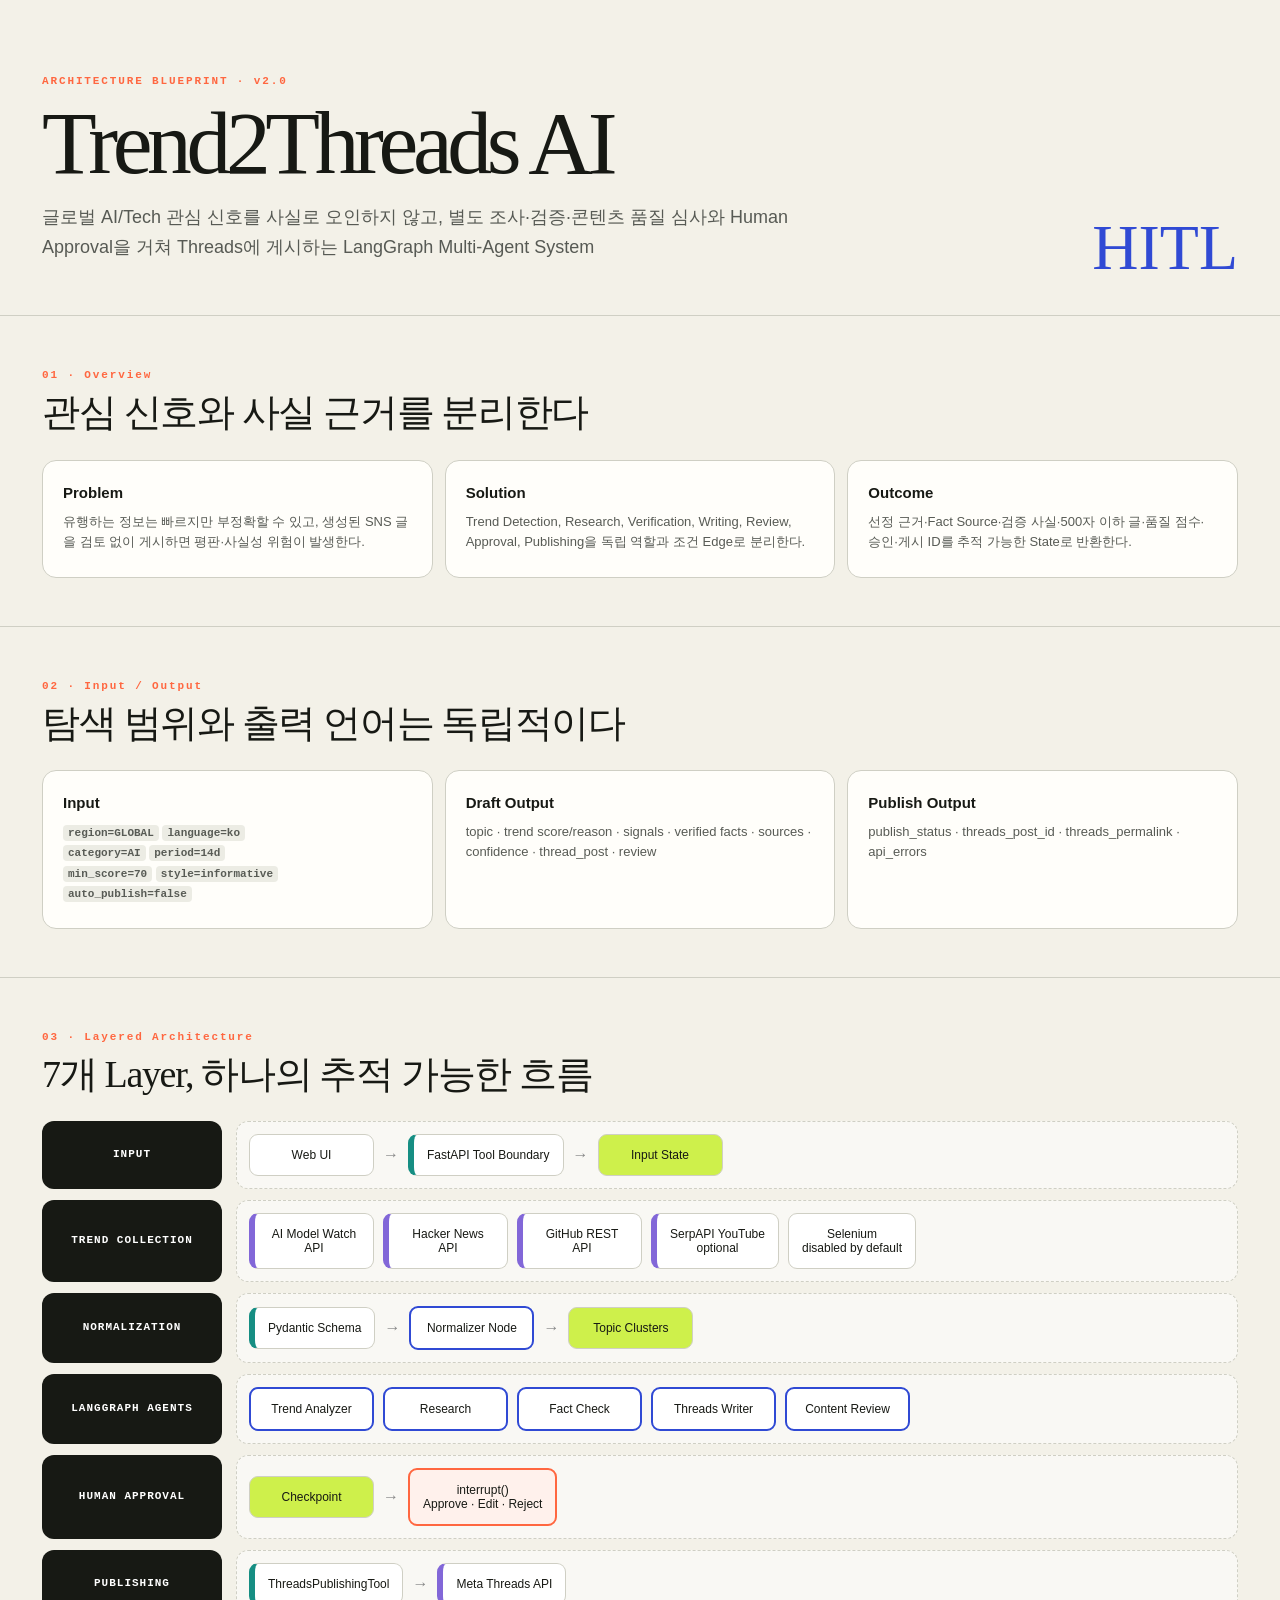
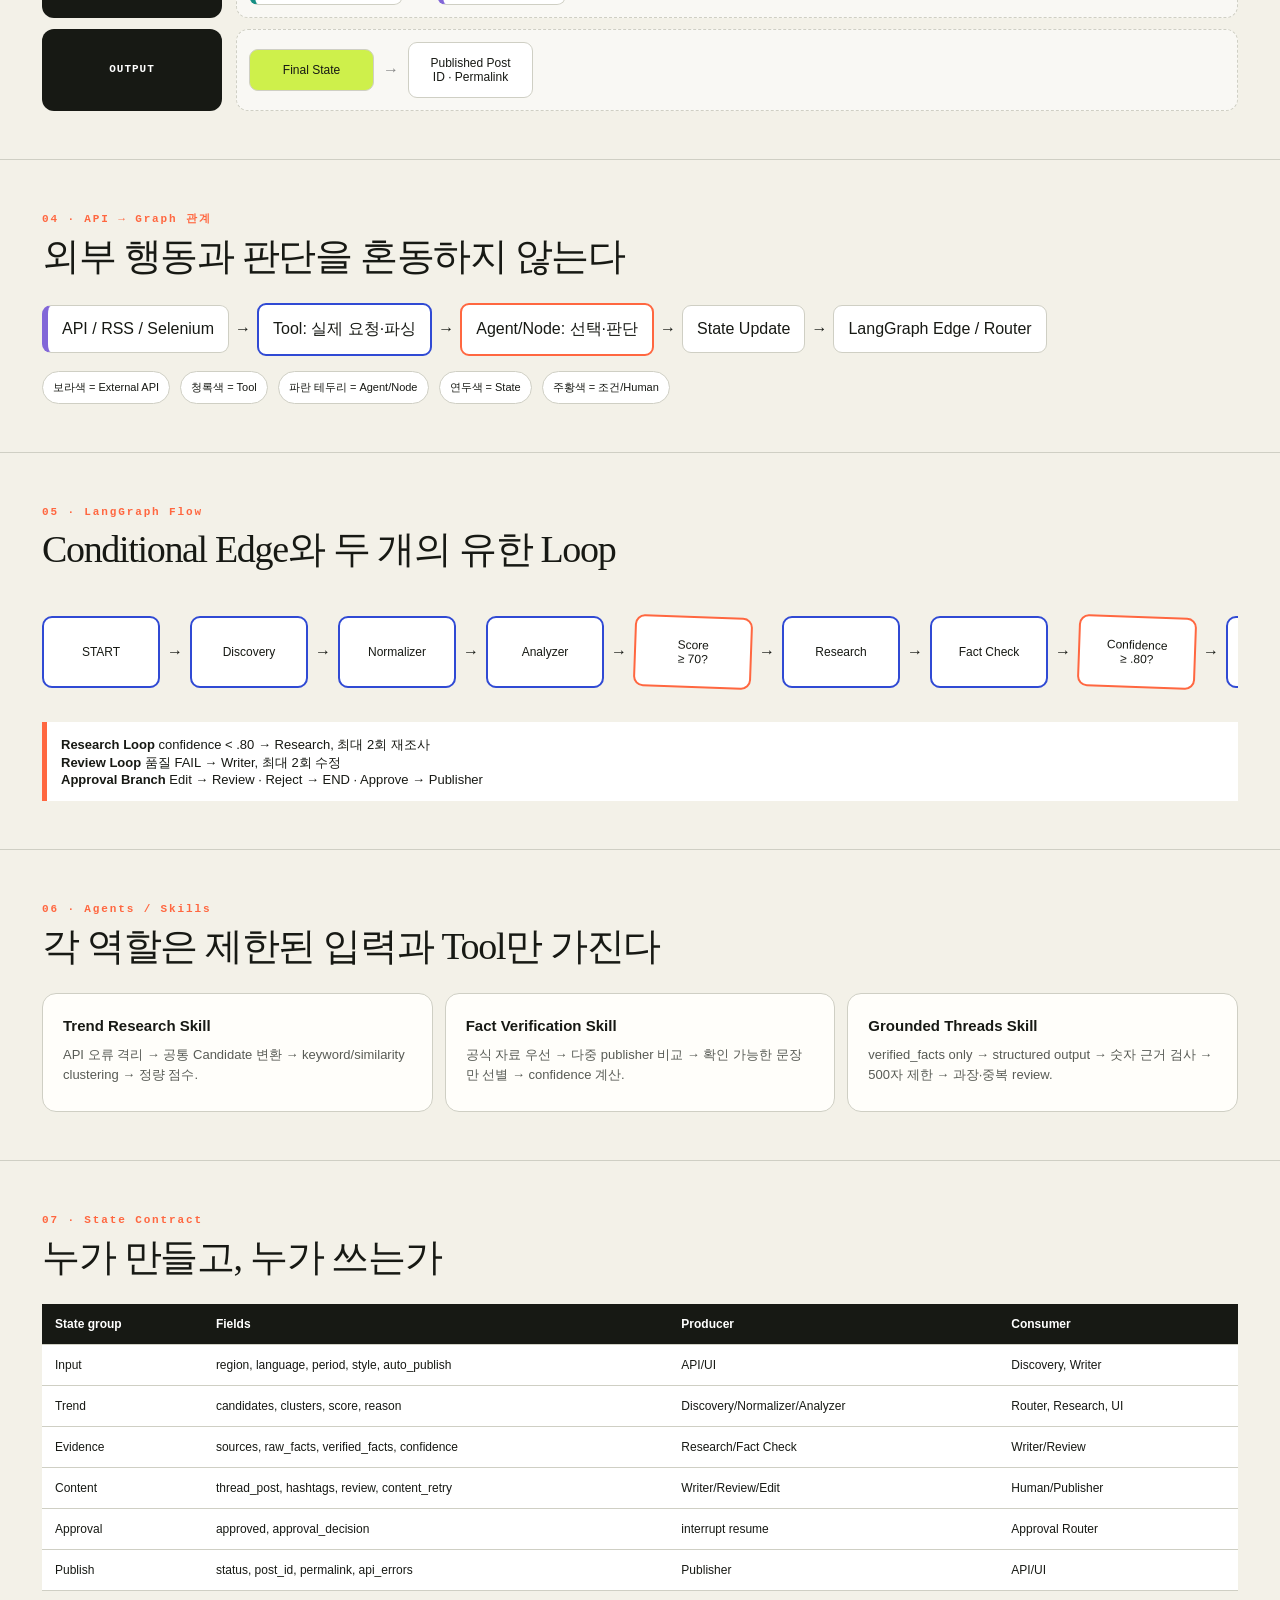
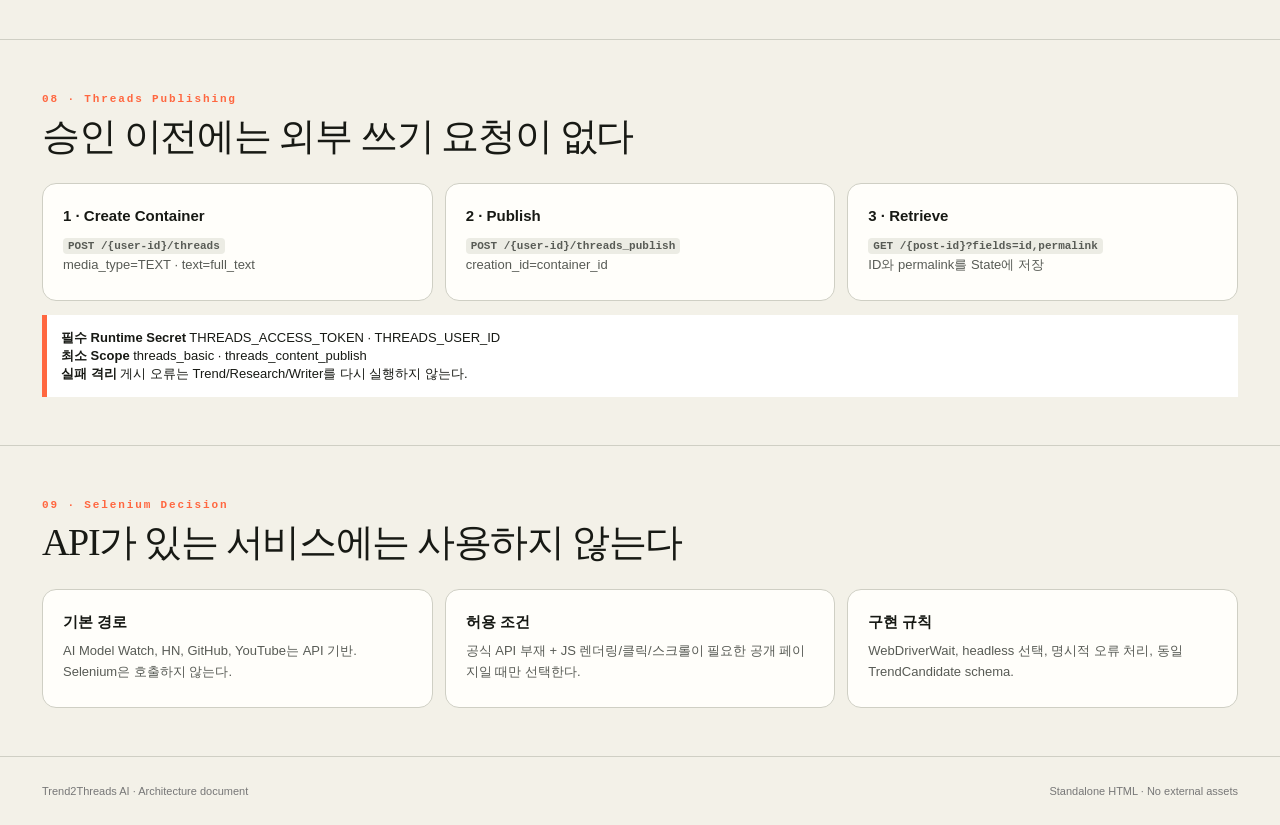
<file: docs/architecture.html>
<!doctype html>
<html lang="ko"><head><meta charset="utf-8"><meta name="viewport" content="width=device-width,initial-scale=1">
<title>Trend2Threads AI · Architecture</title>
<style>
:root{--ink:#171914;--paper:#f3f1e8;--card:#fffefa;--line:#cfcfc4;--blue:#304ad4;--lime:#cef04b;--orange:#ff6740;--violet:#8267d8;--teal:#168e83}*{box-sizing:border-box}body{margin:0;background:var(--paper);color:var(--ink);font-family:Inter,Pretendard,"Noto Sans KR",sans-serif}main,header,footer{max-width:1440px;margin:auto}header{padding:70px 42px 35px;display:flex;justify-content:space-between;align-items:end;border-bottom:1px solid var(--line)}h1{font:500 clamp(50px,7vw,96px)/.95 Georgia,serif;letter-spacing:-.06em;margin:12px 0}header p{max-width:780px;font-size:18px;line-height:1.65;color:#575a54}header b{font:500 64px/1 Georgia,serif;color:var(--blue)}small,.label{font:800 11px/1 monospace;letter-spacing:.17em;color:var(--orange)}section{padding:48px 42px;border-bottom:1px solid var(--line)}h2{font:500 38px/1.08 Georgia,serif;margin:10px 0 26px;letter-spacing:-.035em}h3{margin:0 0 8px;font-size:15px}.grid{display:grid;grid-template-columns:repeat(3,1fr);gap:12px}.card{background:var(--card);border:1px solid var(--line);border-radius:14px;padding:20px;line-height:1.55}.card p{font-size:13px;color:#585b55;margin:5px 0}.layers{display:grid;gap:11px}.layer{display:grid;grid-template-columns:180px 1fr;gap:14px;align-items:stretch}.layer-name{display:grid;place-items:center;background:var(--ink);color:white;border-radius:12px;font:800 11px/1.4 monospace;letter-spacing:.09em;text-align:center;padding:12px}.lane{display:flex;gap:9px;align-items:center;background:rgba(255,255,255,.5);border:1px dashed var(--line);padding:12px;border-radius:12px;overflow:auto}.item{min-width:125px;text-align:center;padding:13px;border:1px solid var(--line);border-radius:9px;background:white;font-size:12px}.item.agent{border:2px solid var(--blue)}.item.tool{border-left:6px solid var(--teal)}.item.api{border-left:6px solid var(--violet)}.item.state{background:var(--lime)}.item.human{background:#fff1ec;border:2px solid var(--orange)}.arrow{font-weight:900;color:#888}.flow{display:flex;align-items:center;gap:7px;overflow-x:auto;padding:20px 0}.node{min-width:118px;min-height:72px;display:grid;place-items:center;text-align:center;background:white;border:2px solid var(--blue);border-radius:10px;padding:8px;font-size:12px}.node.cond{border-color:var(--orange);transform:rotate(2deg)}.node.human{border-color:var(--orange);background:#fff1ec}.node.api{border-color:var(--violet)}.loop{margin-top:14px;padding:14px;border-left:5px solid var(--orange);background:white;font-size:13px}.legend{display:flex;flex-wrap:wrap;gap:10px;margin-top:15px}.legend span{font-size:11px;padding:8px 10px;background:white;border:1px solid var(--line);border-radius:30px}.state-table{width:100%;border-collapse:collapse;background:white}.state-table th,.state-table td{text-align:left;padding:13px;border-bottom:1px solid var(--line);font-size:12px}.state-table th{background:var(--ink);color:white}.chain{display:flex;gap:6px;align-items:center;flex-wrap:wrap}.chain span{padding:14px;border-radius:9px;background:white;border:1px solid var(--line)}.chain span:nth-child(1){border-left:6px solid var(--violet)}.chain span:nth-child(2){border-left:6px solid var(--teal)}.chain span:nth-child(3){border:2px solid var(--blue)}.chain span:nth-child(4){background:var(--lime)}.chain span:nth-child(5){border:2px solid var(--orange)}code{font:600 11px monospace;background:#ecece4;padding:2px 5px;border-radius:4px}footer{display:flex;justify-content:space-between;padding:28px 42px;font-size:11px;color:#777}@media(max-width:800px){.grid{grid-template-columns:1fr}.layer{grid-template-columns:1fr}.layer-name{min-height:48px}header{align-items:start;flex-direction:column}section,header{padding-left:22px;padding-right:22px}}
</style></head><body>
<header><div><small>ARCHITECTURE BLUEPRINT · v2.0</small><h1>Trend2Threads AI</h1><p>글로벌 AI/Tech 관심 신호를 사실로 오인하지 않고, 별도 조사·검증·콘텐츠 품질 심사와 Human Approval을 거쳐 Threads에 게시하는 LangGraph Multi-Agent System</p></div><b>HITL</b></header>
<main>
<section><span class="label">01 · Overview</span><h2>관심 신호와 사실 근거를 분리한다</h2><div class="grid"><article class="card"><h3>Problem</h3><p>유행하는 정보는 빠르지만 부정확할 수 있고, 생성된 SNS 글을 검토 없이 게시하면 평판·사실성 위험이 발생한다.</p></article><article class="card"><h3>Solution</h3><p>Trend Detection, Research, Verification, Writing, Review, Approval, Publishing을 독립 역할과 조건 Edge로 분리한다.</p></article><article class="card"><h3>Outcome</h3><p>선정 근거·Fact Source·검증 사실·500자 이하 글·품질 점수·승인·게시 ID를 추적 가능한 State로 반환한다.</p></article></div></section>

<section><span class="label">02 · Input / Output</span><h2>탐색 범위와 출력 언어는 독립적이다</h2><div class="grid"><article class="card"><h3>Input</h3><p><code>region=GLOBAL</code> <code>language=ko</code><br><code>category=AI</code> <code>period=14d</code><br><code>min_score=70</code> <code>style=informative</code><br><code>auto_publish=false</code></p></article><article class="card"><h3>Draft Output</h3><p>topic · trend score/reason · signals · verified facts · sources · confidence · thread_post · review</p></article><article class="card"><h3>Publish Output</h3><p>publish_status · threads_post_id · threads_permalink · api_errors</p></article></div></section>

<section><span class="label">03 · Layered Architecture</span><h2>7개 Layer, 하나의 추적 가능한 흐름</h2><div class="layers">
<div class="layer"><div class="layer-name">INPUT</div><div class="lane"><div class="item">Web UI</div><span class="arrow">→</span><div class="item tool">FastAPI Tool Boundary</div><span class="arrow">→</span><div class="item state">Input State</div></div></div>
<div class="layer"><div class="layer-name">TREND COLLECTION</div><div class="lane"><div class="item api">AI Model Watch<br>API</div><div class="item api">Hacker News<br>API</div><div class="item api">GitHub REST<br>API</div><div class="item api">SerpAPI YouTube<br>optional</div><div class="item">Selenium<br>disabled by default</div></div></div>
<div class="layer"><div class="layer-name">NORMALIZATION</div><div class="lane"><div class="item tool">Pydantic Schema</div><span class="arrow">→</span><div class="item agent">Normalizer Node</div><span class="arrow">→</span><div class="item state">Topic Clusters</div></div></div>
<div class="layer"><div class="layer-name">LANGGRAPH AGENTS</div><div class="lane"><div class="item agent">Trend Analyzer</div><div class="item agent">Research</div><div class="item agent">Fact Check</div><div class="item agent">Threads Writer</div><div class="item agent">Content Review</div></div></div>
<div class="layer"><div class="layer-name">HUMAN APPROVAL</div><div class="lane"><div class="item state">Checkpoint</div><span class="arrow">→</span><div class="item human">interrupt()<br>Approve · Edit · Reject</div></div></div>
<div class="layer"><div class="layer-name">PUBLISHING</div><div class="lane"><div class="item tool">ThreadsPublishingTool</div><span class="arrow">→</span><div class="item api">Meta Threads API</div></div></div>
<div class="layer"><div class="layer-name">OUTPUT</div><div class="lane"><div class="item state">Final State</div><span class="arrow">→</span><div class="item">Published Post<br>ID · Permalink</div></div></div>
</div></section>

<section><span class="label">04 · API → Graph 관계</span><h2>외부 행동과 판단을 혼동하지 않는다</h2><div class="chain"><span>API / RSS / Selenium</span><b>→</b><span>Tool: 실제 요청·파싱</span><b>→</b><span>Agent/Node: 선택·판단</span><b>→</b><span>State Update</span><b>→</b><span>LangGraph Edge / Router</span></div><div class="legend"><span>보라색 = External API</span><span>청록색 = Tool</span><span>파란 테두리 = Agent/Node</span><span>연두색 = State</span><span>주황색 = 조건/Human</span></div></section>

<section><span class="label">05 · LangGraph Flow</span><h2>Conditional Edge와 두 개의 유한 Loop</h2><div class="flow"><div class="node">START</div><b>→</b><div class="node">Discovery</div><b>→</b><div class="node">Normalizer</div><b>→</b><div class="node">Analyzer</div><b>→</b><div class="node cond">Score<br>≥ 70?</div><b>→</b><div class="node">Research</div><b>→</b><div class="node">Fact Check</div><b>→</b><div class="node cond">Confidence<br>≥ .80?</div><b>→</b><div class="node">Writer</div><b>→</b><div class="node">Review</div><b>→</b><div class="node human">Interrupt</div><b>→</b><div class="node api">Publisher</div><b>→ END</b></div><div class="loop"><b>Research Loop</b> confidence &lt; .80 → Research, 최대 2회 재조사<br><b>Review Loop</b> 품질 FAIL → Writer, 최대 2회 수정<br><b>Approval Branch</b> Edit → Review · Reject → END · Approve → Publisher</div></section>

<section><span class="label">06 · Agents / Skills</span><h2>각 역할은 제한된 입력과 Tool만 가진다</h2><div class="grid"><article class="card"><h3>Trend Research Skill</h3><p>API 오류 격리 → 공통 Candidate 변환 → keyword/similarity clustering → 정량 점수.</p></article><article class="card"><h3>Fact Verification Skill</h3><p>공식 자료 우선 → 다중 publisher 비교 → 확인 가능한 문장만 선별 → confidence 계산.</p></article><article class="card"><h3>Grounded Threads Skill</h3><p>verified_facts only → structured output → 숫자 근거 검사 → 500자 제한 → 과장·중복 review.</p></article></div></section>

<section><span class="label">07 · State Contract</span><h2>누가 만들고, 누가 쓰는가</h2><table class="state-table"><thead><tr><th>State group</th><th>Fields</th><th>Producer</th><th>Consumer</th></tr></thead><tbody><tr><td>Input</td><td>region, language, period, style, auto_publish</td><td>API/UI</td><td>Discovery, Writer</td></tr><tr><td>Trend</td><td>candidates, clusters, score, reason</td><td>Discovery/Normalizer/Analyzer</td><td>Router, Research, UI</td></tr><tr><td>Evidence</td><td>sources, raw_facts, verified_facts, confidence</td><td>Research/Fact Check</td><td>Writer/Review</td></tr><tr><td>Content</td><td>thread_post, hashtags, review, content_retry</td><td>Writer/Review/Edit</td><td>Human/Publisher</td></tr><tr><td>Approval</td><td>approved, approval_decision</td><td>interrupt resume</td><td>Approval Router</td></tr><tr><td>Publish</td><td>status, post_id, permalink, api_errors</td><td>Publisher</td><td>API/UI</td></tr></tbody></table></section>

<section><span class="label">08 · Threads Publishing</span><h2>승인 이전에는 외부 쓰기 요청이 없다</h2><div class="grid"><article class="card"><h3>1 · Create Container</h3><p><code>POST /{user-id}/threads</code><br>media_type=TEXT · text=full_text</p></article><article class="card"><h3>2 · Publish</h3><p><code>POST /{user-id}/threads_publish</code><br>creation_id=container_id</p></article><article class="card"><h3>3 · Retrieve</h3><p><code>GET /{post-id}?fields=id,permalink</code><br>ID와 permalink를 State에 저장</p></article></div><div class="loop"><b>필수 Runtime Secret</b> THREADS_ACCESS_TOKEN · THREADS_USER_ID<br><b>최소 Scope</b> threads_basic · threads_content_publish<br><b>실패 격리</b> 게시 오류는 Trend/Research/Writer를 다시 실행하지 않는다.</div></section>

<section><span class="label">09 · Selenium Decision</span><h2>API가 있는 서비스에는 사용하지 않는다</h2><div class="grid"><article class="card"><h3>기본 경로</h3><p>AI Model Watch, HN, GitHub, YouTube는 API 기반. Selenium은 호출하지 않는다.</p></article><article class="card"><h3>허용 조건</h3><p>공식 API 부재 + JS 렌더링/클릭/스크롤이 필요한 공개 페이지일 때만 선택한다.</p></article><article class="card"><h3>구현 규칙</h3><p>WebDriverWait, headless 선택, 명시적 오류 처리, 동일 TrendCandidate schema.</p></article></div></section>
</main><footer><span>Trend2Threads AI · Architecture document</span><span>Standalone HTML · No external assets</span></footer></body></html>
</file>
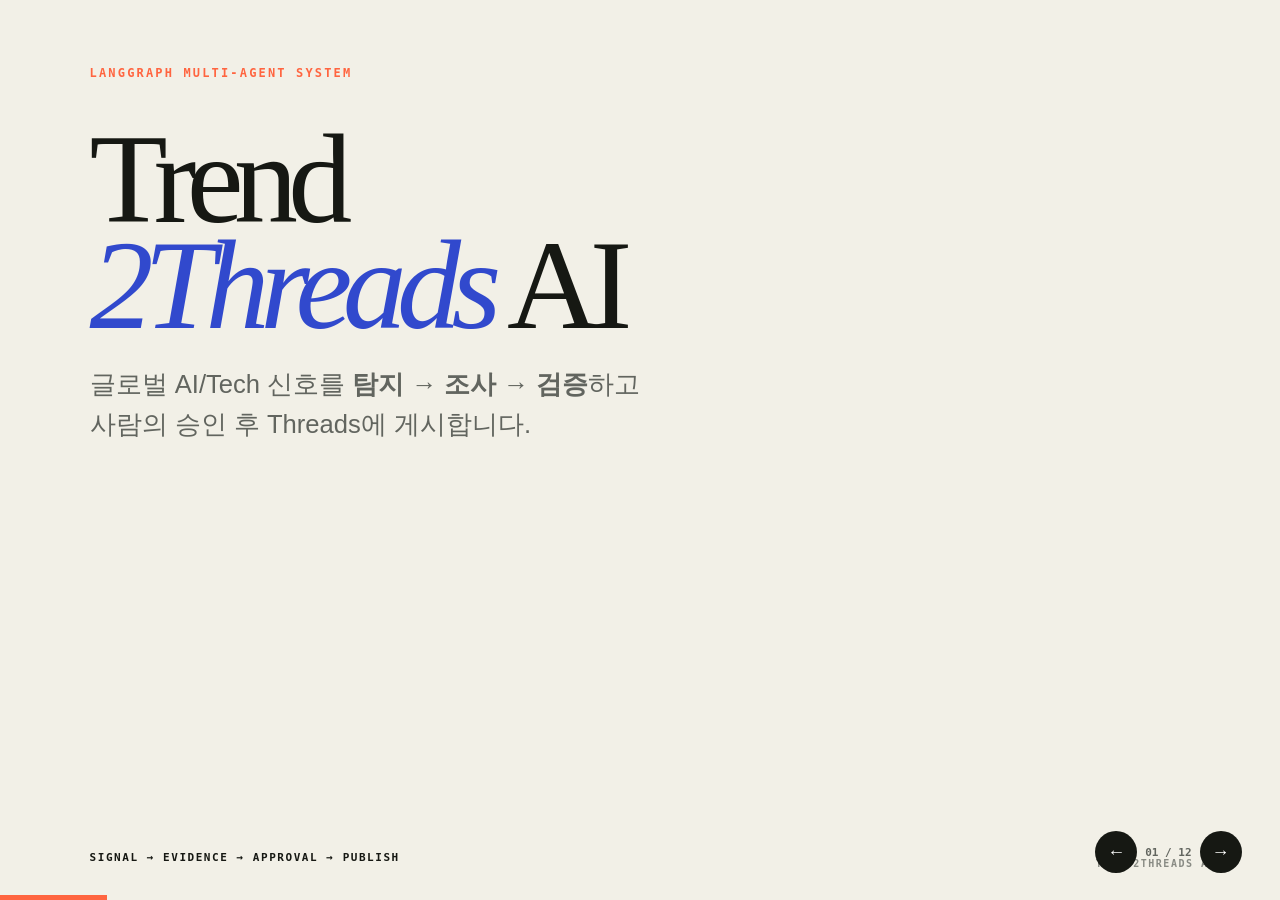
<file: docs/presentation.html>
<!doctype html><html lang="ko"><head><meta charset="utf-8"><meta name="viewport" content="width=device-width,initial-scale=1"><title>Trend2Threads AI · Presentation</title><style>
:root{--ink:#161813;--paper:#f2f0e7;--card:#fffefa;--line:#d1d0c5;--blue:#3149cd;--lime:#cef04c;--orange:#ff6540;--muted:#62655f}*{box-sizing:border-box}body{margin:0;overflow:hidden;background:var(--ink);font-family:Inter,Pretendard,"Noto Sans KR",sans-serif;color:var(--ink)}main{width:100vw;height:100vh}.slide{display:none;position:absolute;inset:0;padding:7vh 7vw 9vh;background:var(--paper);overflow:auto}.slide.active{display:block}.slide:after{content:"TREND2THREADS AI";position:absolute;right:5vw;bottom:3.5vh;font:800 10px monospace;letter-spacing:.15em;color:#898b84}.kicker{font:800 12px monospace;letter-spacing:.18em;color:var(--orange)}h1{font:500 clamp(62px,10vw,145px)/.83 Georgia,serif;letter-spacing:-.075em;margin:5vh 0 3vh}h2{font:500 clamp(40px,6vw,82px)/.98 Georgia,serif;letter-spacing:-.055em;margin:3vh 0 5vh;max-width:1100px}.accent{color:var(--blue);font-style:italic}.hero-sub{font-size:clamp(17px,2vw,28px);line-height:1.55;color:var(--muted);max-width:900px}.foot{position:absolute;left:7vw;bottom:4vh;font:700 11px monospace;letter-spacing:.14em}.no{position:absolute;right:7vw;top:7vh;font:500 50px/1 Georgia;color:var(--orange)}.grid{display:grid;grid-template-columns:repeat(3,1fr);gap:14px;max-width:1200px}.grid.two{grid-template-columns:repeat(2,1fr)}.card{background:var(--card);border:1px solid var(--line);border-radius:15px;padding:24px;min-height:155px}.card h3{margin:0 0 12px;font-size:18px}.card p,.slide li{font-size:clamp(14px,1.35vw,20px);line-height:1.55;color:var(--muted)}.card b{font:500 46px Georgia;color:var(--blue)}pre{background:var(--ink);color:#f8f7ef;border-radius:15px;padding:24px;font:500 clamp(12px,1.3vw,18px)/1.55 monospace;max-width:820px}.flow{display:flex;gap:8px;align-items:center;overflow:hidden}.node{min-width:110px;min-height:76px;display:grid;place-items:center;text-align:center;background:white;border:2px solid var(--blue);border-radius:10px;padding:8px;font-size:13px}.node.cond{border-color:var(--orange)}.node.human{background:#fff0eb;border-color:var(--orange)}.node.api{background:var(--lime);border-color:var(--ink)}.loop{margin-top:28px;border-left:6px solid var(--orange);padding:15px 20px;background:white;max-width:900px}.sources{display:grid;grid-template-columns:repeat(5,1fr);gap:10px}.source{padding:18px;background:white;border:1px solid var(--line);border-top:6px solid var(--blue);border-radius:10px}.source small{color:var(--orange);font:800 10px monospace}.source h3{font-size:16px}.source p{font-size:13px;color:var(--muted)}.interrupt{display:grid;grid-template-columns:1fr auto 1fr;gap:20px;align-items:center;max-width:1100px}.human-box{padding:35px;background:#fff0eb;border:3px solid var(--orange);border-radius:18px;text-align:center}.choices{display:grid;gap:10px}.choices span{background:white;border:1px solid var(--line);padding:17px;border-radius:9px}.controls{position:fixed;right:3vw;bottom:3vh;z-index:3;display:flex;align-items:center;gap:8px}.controls button{width:42px;height:42px;border:0;border-radius:50%;background:var(--ink);color:white;font-size:18px;cursor:pointer}.controls span{color:var(--muted);font:700 11px monospace}.progress{position:fixed;left:0;bottom:0;height:5px;background:var(--orange);transition:width .25s}.steps{display:grid;grid-template-columns:repeat(6,1fr);gap:9px;counter-reset:s}.steps li{list-style:none;background:white;border:1px solid var(--line);padding:22px 16px;border-radius:12px;min-height:150px}.steps li:before{counter-increment:s;content:"0" counter(s);display:block;font:700 11px monospace;color:var(--orange);margin-bottom:20px}@media(max-width:900px){.grid,.grid.two,.sources,.steps{grid-template-columns:1fr 1fr}.slide{padding:5vh 5vw 10vh}.flow{overflow-x:auto}.interrupt{grid-template-columns:1fr}}
</style></head><body><main>
<section class="slide active"><span class="kicker">LANGGRAPH MULTI-AGENT SYSTEM</span><h1>Trend<br><span class="accent">2Threads</span> AI</h1><p class="hero-sub">글로벌 AI/Tech 신호를 <b>탐지 → 조사 → 검증</b>하고<br>사람의 승인 후 Threads에 게시합니다.</p><span class="foot">SIGNAL → EVIDENCE → APPROVAL → PUBLISH</span></section>

<section class="slide"><i class="no">02</i><span class="kicker">Problem</span><h2>유행하는 말이<br><span class="accent">사실은 아닙니다.</span></h2><div class="grid"><article class="card"><b>01</b><h3>속도</h3><p>AI/Tech 이슈는 여러 플랫폼에서 빠르게 등장합니다.</p></article><article class="card"><b>02</b><h3>검증</h3><p>커뮤니티 반응과 실제 발표·사실은 분리해야 합니다.</p></article><article class="card"><b>03</b><h3>게시 위험</h3><p>자동 생성 글을 무검토 게시하면 사실성과 평판 위험이 생깁니다.</p></article></div></section>

<section class="slide"><i class="no">03</i><span class="kicker">Solution</span><h2>하나의 생성이 아니라,<br><span class="accent">역할의 연쇄.</span></h2><div class="grid"><article class="card"><h3>Detect</h3><p>서로 다른 실시간 Source의 관심 신호를 정량화합니다.</p></article><article class="card"><h3>Verify</h3><p>공식 자료·뉴스로 다시 조사하고 신뢰도를 계산합니다.</p></article><article class="card"><h3>Create safely</h3><p>검증 사실만으로 작성·심사하고 사람 승인 뒤 게시합니다.</p></article></div></section>

<section class="slide"><i class="no">04</i><span class="kicker">Input / Output</span><h2>Global signal,<br><span class="accent">Korean conversation.</span></h2><div class="grid two"><pre>{
 "region": "GLOBAL",
 "language": "ko",
 "category": "AI",
 "period": "14d",
 "min_trend_score": 50,
 "content_style": "informative",
 "auto_publish": false
}</pre><article class="card"><h3>Explainable Output</h3><p>Topic · Score · Signal breakdown<br>Verified facts · Fact Sources · Confidence<br>500자 이하 Thread post · Quality review<br>Approval status · Post ID · Permalink</p></article></div></section>

<section class="slide"><i class="no">05</i><span class="kicker">Trend Sources</span><h2>API마다 <span class="accent">다른 질문</span>을 묻습니다.</h2><div class="sources"><article class="source"><small>TECH ARRIVAL</small><h3>AI Model Watch</h3><p>새 모델이나 provider 변화가 등장했는가?</p></article><article class="source"><small>COMMUNITY</small><h3>Hacker News</h3><p>개발자가 지금 토론하고 있는가?</p></article><article class="source"><small>ECOSYSTEM</small><h3>GitHub</h3><p>오픈소스 채택 신호가 있는가?</p></article><article class="source"><small>CONSUMPTION</small><h3>YouTube</h3><p>콘텐츠 시장에서도 소비되는가?</p></article><article class="source"><small>EVIDENCE</small><h3>News / Official</h3><p>왜 주목받는지 확인할 근거가 있는가?</p></article></div></section>

<section class="slide"><i class="no">06</i><span class="kicker">Multi-Agent</span><h2>탐지 · 검증 · 작성은<br><span class="accent">서로 다른 일.</span></h2><div class="grid"><article class="card"><h3>Trend Team</h3><p>Discovery → Normalizer → Analyzer<br>공통 schema, clustering, code score</p></article><article class="card"><h3>Evidence Team</h3><p>Research → Fact Check<br>인기 표현을 사실로 쓰지 않고 재조사</p></article><article class="card"><h3>Publishing Team</h3><p>Writer → Review → Human → Publisher<br>작성과 쓰기 권한을 분리</p></article></div></section>

<section class="slide"><i class="no">07</i><span class="kicker">LangGraph</span><h2>State가 근거와 결정을<br><span class="accent">끝까지 연결합니다.</span></h2><div class="flow"><div class="node">Discover</div><b>→</b><div class="node">Normalize</div><b>→</b><div class="node cond">Score?</div><b>→</b><div class="node">Research</div><b>→</b><div class="node cond">Confidence?</div><b>→</b><div class="node">Writer</div><b>→</b><div class="node cond">Review?</div><b>→</b><div class="node human">Interrupt</div><b>→</b><div class="node api">Threads API</div></div><div class="loop">Conditional Edge는 점수 미달 종료, 재조사, 재작성, 승인/편집/거절을 결정합니다.</div></section>

<section class="slide"><i class="no">08</i><span class="kicker">Fact Check Loop</span><h2>Confidence가 낮으면<br><span class="accent">다시 조사합니다.</span></h2><div class="grid"><article class="card"><h3>Source Priority</h3><p>Official → News → Tech media → Community</p></article><article class="card"><h3>Threshold</h3><p><b>0.80</b><br>미달 시 Research로 복귀</p></article><article class="card"><h3>Bounded Retry</h3><p><b>2</b><br>한도 후 근거 부족 상태로 안전 종료</p></article></div></section>

<section class="slide"><i class="no">09</i><span class="kicker">Content Review Loop</span><h2>잘 쓴 글보다 먼저,<br><span class="accent">게시 가능한 글.</span></h2><div class="grid"><article class="card"><h3>Grounding</h3><p>verified_facts 밖의 숫자와 주장을 차단합니다.</p></article><article class="card"><h3>Quality</h3><p>500자, 줄바꿈, 중복, 과장, 클릭베이트를 검사합니다.</p></article><article class="card"><h3>Revision</h3><p>FAIL이면 Writer로 최대 2회 되돌아갑니다.</p></article></div></section>

<section class="slide"><i class="no">10</i><span class="kicker">Human in the Loop</span><h2>SNS 쓰기 권한 앞에<br><span class="accent">사람이 있습니다.</span></h2><div class="interrupt"><article class="card"><h3>Checkpoint</h3><p>글·출처·품질 점수를 Web UI에서 함께 확인합니다.</p></article><div class="human-box"><small>LANGGRAPH INTERRUPT</small><h3>Awaiting Approval</h3></div><div class="choices"><span>Approve → Publish</span><span>Edit → Re-review</span><span>Reject → END</span></div></div></section>

<section class="slide"><i class="no">11</i><span class="kicker">Threads Publishing</span><h2>승인 후에만<br><span class="accent">외부 쓰기 요청.</span></h2><div class="grid"><article class="card"><h3>01 · Container</h3><p>POST /{user-id}/threads<br>media_type=TEXT</p></article><article class="card"><h3>02 · Publish</h3><p>POST /{user-id}/threads_publish<br>creation_id 전달</p></article><article class="card"><h3>03 · Result</h3><p>post ID와 permalink 저장<br>실패는 publishing에만 격리</p></article></div><div class="loop">Runtime: THREADS_ACCESS_TOKEN + THREADS_USER_ID · Scope: threads_basic + threads_content_publish</div></section>

<section class="slide"><i class="no">12</i><span class="kicker">Demo / Impact</span><h2>실시간 신호에서<br><span class="accent">검증된 대화까지.</span></h2><ol class="steps"><li>조건 입력</li><li>Trend 수집·점수화</li><li>자료 조사</li><li>Fact Check</li><li>작성·품질 심사</li><li>승인·게시</li></ol><p class="hero-sub">탐지 속도는 높이고, 사실성·게시 통제권은 사람에게 남깁니다.</p><span class="foot">THANK YOU · TREND2THREADS AI</span></section>
</main><div class="controls"><button id="prev" aria-label="이전">←</button><span id="counter">01 / 12</span><button id="next" aria-label="다음">→</button></div><div class="progress" id="progress"></div><script>
const slides=[...document.querySelectorAll('.slide')],counter=document.querySelector('#counter'),progress=document.querySelector('#progress');let index=0;function show(next){index=(next+slides.length)%slides.length;slides.forEach((s,i)=>s.classList.toggle('active',i===index));counter.textContent=`${String(index+1).padStart(2,'0')} / ${String(slides.length).padStart(2,'0')}`;progress.style.width=`${((index+1)/slides.length)*100}%`}document.querySelector('#next').onclick=()=>show(index+1);document.querySelector('#prev').onclick=()=>show(index-1);addEventListener('keydown',e=>{if(['ArrowRight',' ','PageDown'].includes(e.key)){e.preventDefault();show(index+1)}if(['ArrowLeft','PageUp'].includes(e.key)){e.preventDefault();show(index-1)}});show(0);
</script></body></html>
</file>
